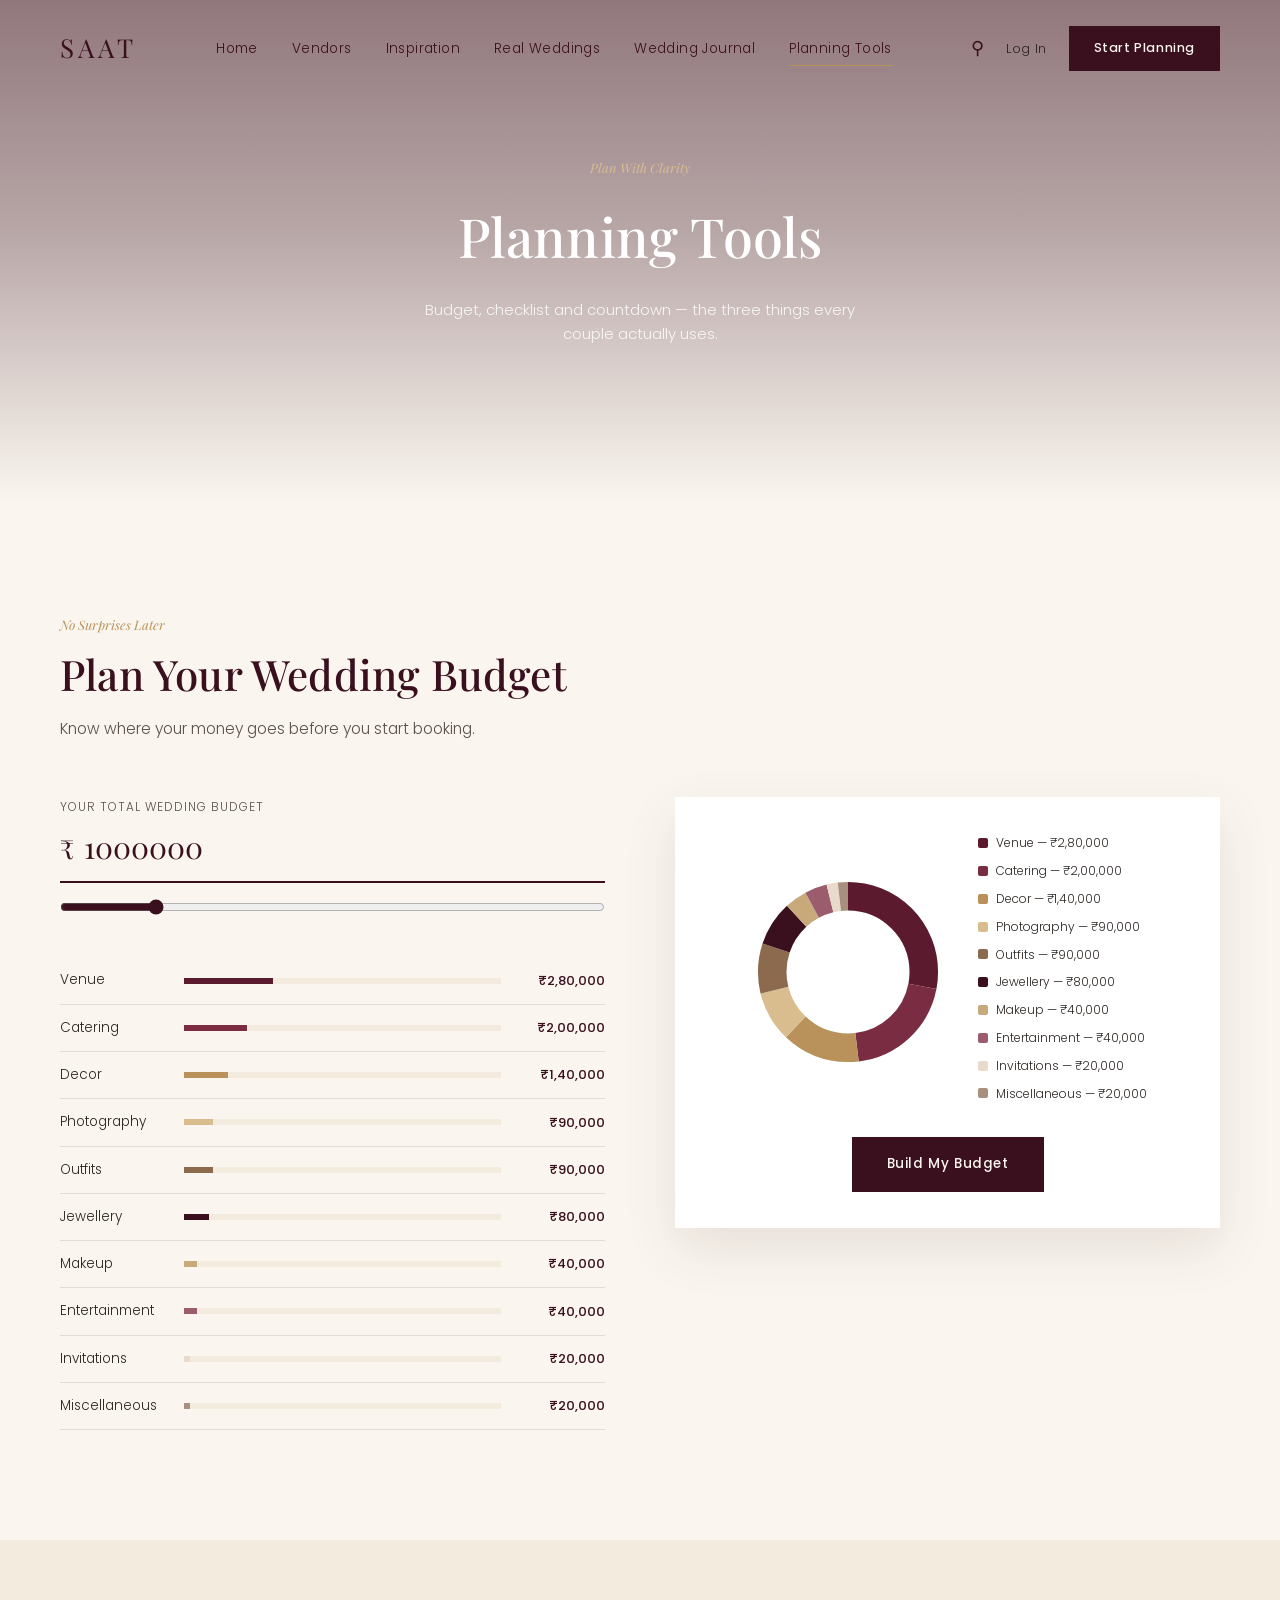
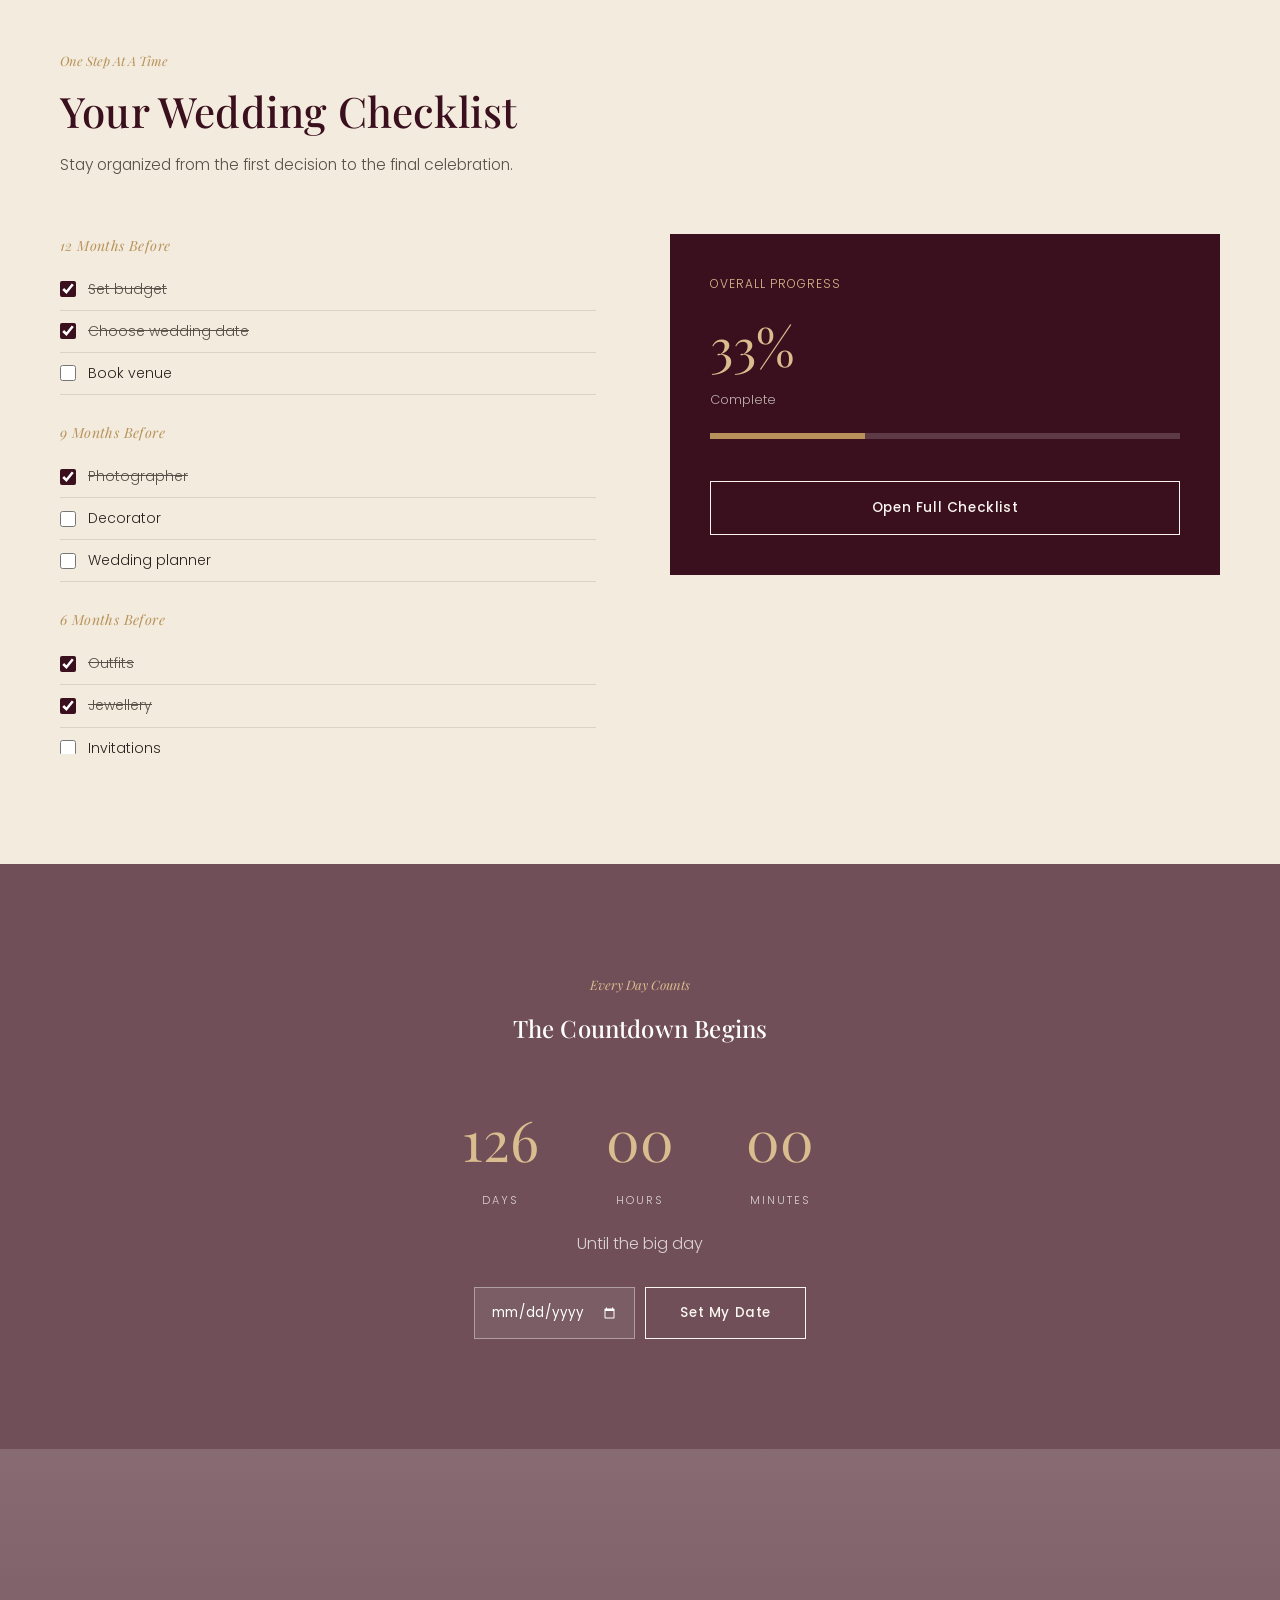
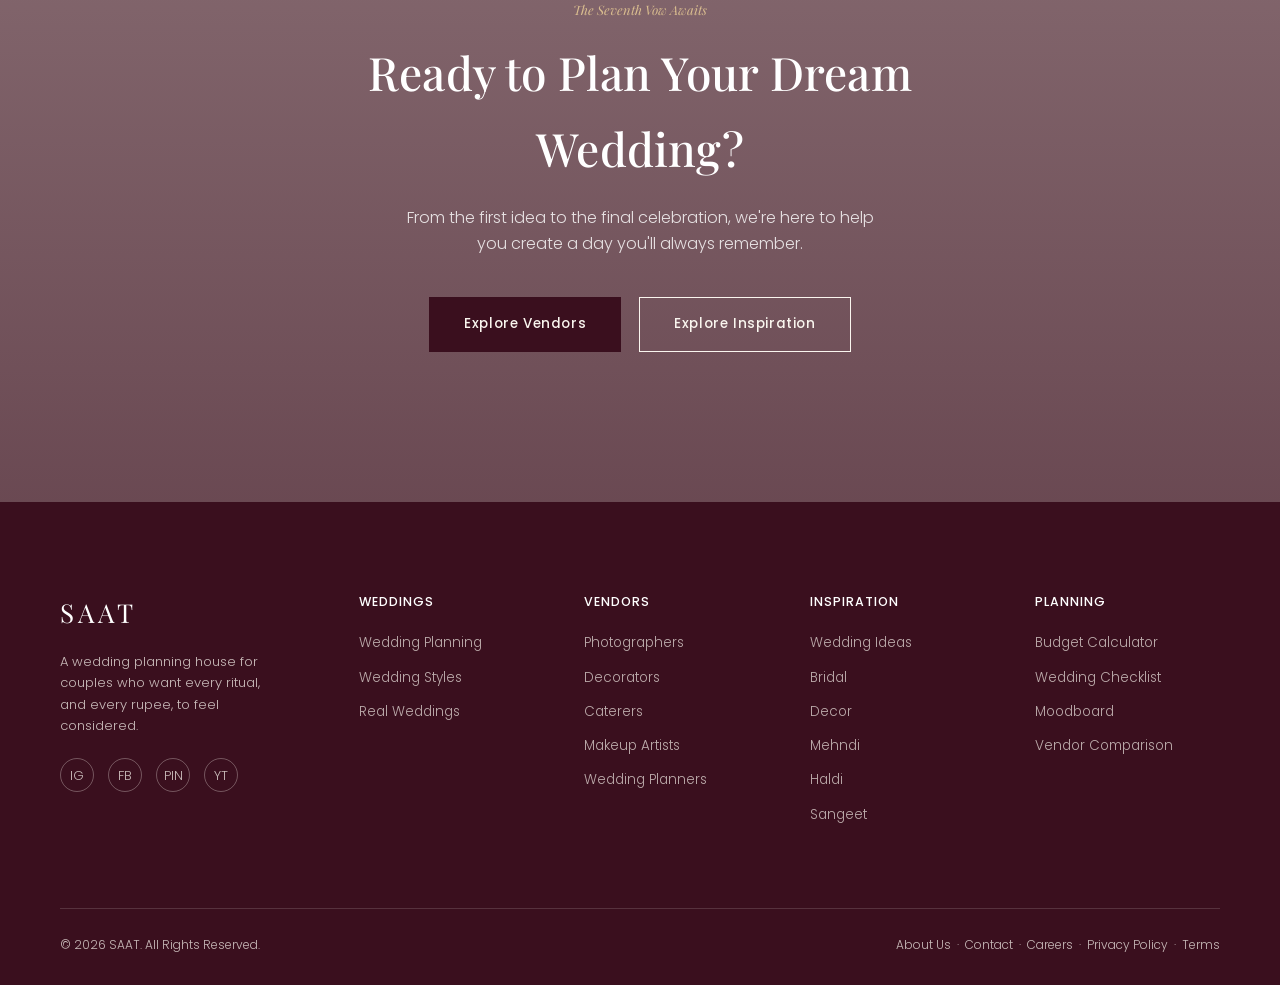
<file: planning-tools.html>
<!DOCTYPE html>
<html lang="en">
<head>
<meta charset="UTF-8">
<meta name="viewport" content="width=device-width, initial-scale=1.0">
<title>Planning Tools — SAAT</title>
<link rel="stylesheet" href="style.css">
</head>
<body>

<header id="siteHeader" data-dark="false">
  <div class="wrap">
    <a href="index.html" class="logo">SAAT</a>
    <nav class="mainnav">
      <div class="navitem"><a class="navlink" href="index.html">Home</a></div>
      <div class="navitem"><a class="navlink" href="vendors.html">Vendors</a>
        <div class="dropdown">
          <a href="vendors.html">Photographers</a><a href="vendors.html">Decorators</a><a href="vendors.html">Caterers</a>
          <a href="vendors.html">Makeup Artists</a><a href="vendors.html">Wedding Planners</a>
        </div>
      </div>
      <div class="navitem"><a class="navlink" href="inspiration.html">Inspiration</a>
        <div class="dropdown">
          <a href="inspiration.html">Bridal Looks</a><a href="inspiration.html">Decor</a><a href="inspiration.html">Mehndi &amp; Haldi</a>
          <a href="inspiration.html">Jewellery</a><a href="inspiration.html">Mandap Design</a>
        </div>
      </div>
      <div class="navitem"><a class="navlink" href="real-weddings.html">Real Weddings</a></div>
      <div class="navitem"><a class="navlink" href="journal.html">Wedding Journal</a></div>
      <div class="navitem"><a class="navlink current" href="planning-tools.html">Planning Tools</a>
        <div class="dropdown">
          <a href="#budget">Budget Calculator</a><a href="#checklist">Wedding Checklist</a>
          <a href="inspiration.html#moodboard">Moodboard</a><a href="vendors.html#compare">Compare Vendors</a>
        </div>
      </div>
    </nav>
    <div class="header-right">
      <span class="iconbtn">&#9906;</span>
      <a href="#" class="login-link">Log In</a>
      <a href="#" class="btn btn-solid btn-start">Start Planning</a>
      <button class="burger">&#9776;</button>
    </div>
  </div>
</header>

<div class="drawer" id="drawer">
  <span class="drawer-close">&times;</span>
  <a href="index.html">Home</a>
  <a href="vendors.html">Vendors</a>
  <a href="inspiration.html">Inspiration</a>
  <a href="real-weddings.html">Real Weddings</a>
  <a href="journal.html">Wedding Journal</a>
  <a href="planning-tools.html">Planning Tools</a>
  <a href="#" style="color:var(--wine);">Log In</a>
</div>

<div class="page-banner" style="background-image:url('https://images.unsplash.com/photo-1610548067022-8a1ee85d6c5a?q=80&w=1800&auto=format&fit=crop');">
  <div class="overlay"></div>
  <div class="page-banner-inner">
    <span class="kicker">Plan With Clarity</span>
    <h1>Planning Tools</h1>
    <p>Budget, checklist and countdown — the three things every couple actually uses.</p>
  </div>
</div>

<section id="budget">
  <div class="wrap">
    <div class="section-head reveal">
      <span class="kicker">No Surprises Later</span>
      <h2>Plan Your Wedding Budget</h2>
      <p>Know where your money goes before you start booking.</p>
    </div>
    <div class="budget-wrap reveal">
      <div>
        <div class="budget-total">
          <label>YOUR TOTAL WEDDING BUDGET</label>
          <div class="amount-row"><span>&#8377;</span><input type="number" id="budgetInput" value="1000000" min="100000" step="10000"></div>
          <input type="range" id="budgetSlider" min="200000" max="5000000" step="10000" value="1000000">
        </div>
        <div id="catRows"></div>
      </div>
      <div class="budget-chart-card">
        <div class="donut-wrap">
          <svg id="donut" width="200" height="200" viewBox="0 0 42 42" style="transform:rotate(-90deg);"></svg>
          <div class="legend" id="legend"></div>
        </div>
        <div style="text-align:center;margin-top:26px;"><a href="#" class="btn btn-solid">Build My Budget</a></div>
      </div>
    </div>
  </div>
</section>

<section id="checklist" style="background:var(--ivory-deep);">
  <div class="wrap">
    <div class="section-head reveal">
      <span class="kicker">One Step At A Time</span>
      <h2>Your Wedding Checklist</h2>
      <p>Stay organized from the first decision to the final celebration.</p>
    </div>
    <div class="checklist-wrap reveal">
      <div class="checklist-scroll">
        <div class="checklist-group">
          <div class="cg-title">12 Months Before</div>
          <div class="check-item done"><input type="checkbox" checked><label>Set budget</label></div>
          <div class="check-item done"><input type="checkbox" checked><label>Choose wedding date</label></div>
          <div class="check-item"><input type="checkbox"><label>Book venue</label></div>
        </div>
        <div class="checklist-group">
          <div class="cg-title">9 Months Before</div>
          <div class="check-item done"><input type="checkbox" checked><label>Photographer</label></div>
          <div class="check-item"><input type="checkbox"><label>Decorator</label></div>
          <div class="check-item"><input type="checkbox"><label>Wedding planner</label></div>
        </div>
        <div class="checklist-group">
          <div class="cg-title">6 Months Before</div>
          <div class="check-item done"><input type="checkbox" checked><label>Outfits</label></div>
          <div class="check-item done"><input type="checkbox" checked><label>Jewellery</label></div>
          <div class="check-item"><input type="checkbox"><label>Invitations</label></div>
        </div>
        <div class="checklist-group">
          <div class="cg-title">3 Months Before</div>
          <div class="check-item"><input type="checkbox"><label>Guest list</label></div>
          <div class="check-item"><input type="checkbox"><label>Makeup artist</label></div>
          <div class="check-item"><input type="checkbox"><label>Entertainment</label></div>
        </div>
        <div class="checklist-group">
          <div class="cg-title">1 Month Before</div>
          <div class="check-item"><input type="checkbox"><label>Vendor confirmations</label></div>
          <div class="check-item"><input type="checkbox"><label>Final payments</label></div>
          <div class="check-item"><input type="checkbox"><label>Wedding timeline</label></div>
        </div>
      </div>
      <div class="progress-card">
        <div style="font-size:12px;letter-spacing:1px;color:var(--gold-light);margin-bottom:10px;">OVERALL PROGRESS</div>
        <div class="progress-num" id="progressNum">68%</div>
        <div style="font-size:13px;color:rgba(250,246,239,0.7);">Complete</div>
        <div class="progress-track"><div class="progress-fill" id="progressFill"></div></div>
        <a href="#" class="btn btn-light" style="width:100%;justify-content:center;margin-top:20px;">Open Full Checklist</a>
      </div>
    </div>
  </div>
</section>

<section class="countdown">
  <div class="wrap">
    <span class="kicker" style="color:var(--gold-light);">Every Day Counts</span>
    <h2>The Countdown Begins</h2>
    <div class="cd-numbers">
      <div><div class="cdnum" id="cdDays">126</div><div class="cdlabel">DAYS</div></div>
      <div><div class="cdnum" id="cdHours">08</div><div class="cdlabel">HOURS</div></div>
      <div><div class="cdnum" id="cdMins">32</div><div class="cdlabel">MINUTES</div></div>
    </div>
    <p style="color:rgba(255,255,255,0.75);">Until the big day</p>
    <div class="cd-set">
      <input type="date" id="weddingDate">
      <button class="btn btn-light" onclick="setCountdown()">Set My Date</button>
    </div>
  </div>
</section>

<section class="final-cta">
  <div class="wrap">
    <span class="kicker" style="color:var(--gold-light);">The Seventh Vow Awaits</span>
    <h2>Ready to Plan Your Dream Wedding?</h2>
    <p>From the first idea to the final celebration, we're here to help you create a day you'll always remember.</p>
    <div class="final-btns">
      <a href="vendors.html" class="btn btn-solid">Explore Vendors</a>
      <a href="inspiration.html" class="btn btn-light">Explore Inspiration</a>
    </div>
  </div>
</section>

<footer>
  <div class="wrap">
    <div class="footer-top">
      <div class="footer-brand">
        <div class="logo">SAAT</div>
        <p>A wedding planning house for couples who want every ritual, and every rupee, to feel considered.</p>
        <div class="fsocial">
          <a href="#">IG</a><a href="#">FB</a><a href="#">PIN</a><a href="#">YT</a>
        </div>
      </div>
      <div class="fcol"><h5>WEDDINGS</h5><a href="planning-tools.html">Wedding Planning</a><a href="inspiration.html">Wedding Styles</a><a href="real-weddings.html">Real Weddings</a></div>
      <div class="fcol"><h5>VENDORS</h5><a href="vendors.html">Photographers</a><a href="vendors.html">Decorators</a><a href="vendors.html">Caterers</a><a href="vendors.html">Makeup Artists</a><a href="vendors.html">Wedding Planners</a></div>
      <div class="fcol"><h5>INSPIRATION</h5><a href="inspiration.html">Wedding Ideas</a><a href="inspiration.html">Bridal</a><a href="inspiration.html">Decor</a><a href="inspiration.html">Mehndi</a><a href="inspiration.html">Haldi</a><a href="inspiration.html">Sangeet</a></div>
      <div class="fcol"><h5>PLANNING</h5><a href="#budget">Budget Calculator</a><a href="#checklist">Wedding Checklist</a><a href="inspiration.html#moodboard">Moodboard</a><a href="vendors.html#compare">Vendor Comparison</a></div>
    </div>
    <div class="footer-bottom">
      <span>&copy; 2026 SAAT. All Rights Reserved.</span>
      <span>About Us &nbsp;&middot;&nbsp; Contact &nbsp;&middot;&nbsp; Careers &nbsp;&middot;&nbsp; Privacy Policy &nbsp;&middot;&nbsp; Terms</span>
    </div>
  </div>
</footer>

<script src="script.js"></script>
</body>
</html>
</file>
<file: style.css>
@import url('https://fonts.googleapis.com/css2?family=Playfair+Display:ital,wght@0,400;0,500;0,600;0,700;1,500&family=Poppins:wght@300;400;500;600&display=swap');

:root{
  --ivory:#FAF6EF;
  --ivory-deep:#F3EBDD;
  --wine:#5C1A2E;
  --wine-dark:#3A0F1E;
  --wine-soft:#7A2C42;
  --gold:#B8925A;
  --gold-light:#D9BD8F;
  --charcoal:#2A2420;
  --charcoal-soft:#5A5049;
  --blush:#E9DACB;
  --line:rgba(42,36,32,0.12);
  --shadow:0 20px 50px rgba(58,15,30,0.10);
}
*{margin:0;padding:0;box-sizing:border-box;}
html{scroll-behavior:smooth;}
body{
  background:var(--ivory);
  color:var(--charcoal);
  font-family:'Poppins',sans-serif;
  font-weight:300;
  line-height:1.65;
  overflow-x:hidden;
}
h1,h2,h3,h4,.serif{
  font-family:'Playfair Display',serif;
  font-weight:500;
  color:var(--wine-dark);
  letter-spacing:0.2px;
}
a{text-decoration:none;color:inherit;}
img{display:block;max-width:100%;}
ul{list-style:none;}
button{font-family:inherit;cursor:pointer;border:none;background:none;}
.wrap{max-width:1240px;margin:0 auto;padding:0 40px;}
@media(max-width:640px){.wrap{padding:0 22px;}}

/* buttons */
.btn{
  display:inline-flex;align-items:center;gap:10px;
  padding:15px 34px;
  font-size:13.5px;letter-spacing:0.6px;
  border:1px solid var(--wine-dark);
  color:var(--wine-dark);
  transition:all .35s ease;
  font-weight:500;
}
.btn-solid{background:var(--wine-dark);color:var(--ivory);}
.btn-solid:hover{background:var(--wine-soft);border-color:var(--wine-soft);}
.btn-ghost:hover{background:var(--wine-dark);color:var(--ivory);}
.btn-light{border-color:var(--ivory);color:var(--ivory);}
.btn-light:hover{background:var(--ivory);color:var(--wine-dark);}

.kicker{
  font-size:13px;color:var(--gold);
  font-family:'Playfair Display',serif;
  font-style:italic;
  margin-bottom:14px;
  display:block;
}
.section-head{max-width:620px;margin-bottom:56px;}
.section-head h2{font-size:clamp(28px,4vw,42px);line-height:1.2;margin-bottom:16px;}
.section-head p{color:var(--charcoal-soft);font-size:15.5px;max-width:480px;}
section{padding:110px 0;position:relative;}
@media(max-width:768px){section{padding:70px 0;}}

/* reveal on scroll */
.reveal{opacity:0;transform:translateY(26px);transition:opacity .9s ease, transform .9s ease;}
.reveal.in{opacity:1;transform:translateY(0);}

/* ===== HEADER ===== */
header{
  position:fixed;top:0;left:0;right:0;z-index:200;
  background:rgba(250,246,239,0);
  transition:background .4s ease, box-shadow .4s ease, padding .4s ease;
  padding:26px 0;
}
header.scrolled{background:rgba(250,246,239,0.97);box-shadow:0 4px 24px rgba(0,0,0,0.06);padding:16px 0;backdrop-filter:blur(6px);}
header .wrap{display:flex;align-items:center;justify-content:space-between;}
.logo{font-family:'Playfair Display',serif;font-size:26px;letter-spacing:4px;color:var(--wine-dark);}
header.on-dark .logo, header.on-dark .navlink, header.on-dark .iconbtn{color:var(--ivory);}
header.on-dark.scrolled .logo, header.on-dark.scrolled .navlink, header.on-dark.scrolled .iconbtn{color:var(--wine-dark);}
header:not(.on-dark) .logo, header:not(.on-dark) .navlink, header:not(.on-dark) .iconbtn{color:var(--wine-dark);}
nav.mainnav{display:flex;gap:34px;}
.navlink{position:relative;font-size:13.5px;letter-spacing:0.4px;color:var(--charcoal);padding:8px 0;}
.navlink::after{content:'';position:absolute;left:0;bottom:0;width:0;height:1px;background:var(--gold);transition:width .3s ease;}
.navlink:hover::after,.navlink.current::after{width:100%;}
.navitem{position:relative;}
.dropdown{
  position:absolute;top:130%;left:50%;transform:translateX(-50%);
  background:var(--ivory);box-shadow:var(--shadow);min-width:210px;
  padding:18px 0;opacity:0;visibility:hidden;transition:all .25s ease;
  border-top:2px solid var(--gold);
}
.navitem:hover .dropdown{opacity:1;visibility:visible;top:120%;}
.dropdown a{display:block;padding:10px 24px;font-size:13px;color:var(--charcoal-soft);transition:.2s;}
.dropdown a:hover{color:var(--wine);background:var(--ivory-deep);}
.header-right{display:flex;align-items:center;gap:22px;}
.iconbtn{font-size:18px;color:var(--charcoal);}
.login-link{font-size:13px;letter-spacing:0.4px;}
.btn-start{padding:11px 24px;font-size:12.5px;}
.burger{display:none;font-size:22px;background:none;color:inherit;}
@media(max-width:980px){
  nav.mainnav,.login-link{display:none;}
  .burger{display:block;}
}

/* mobile drawer */
.drawer{position:fixed;top:0;right:-100%;width:80%;max-width:340px;height:100vh;background:var(--ivory);z-index:300;transition:right .4s ease;box-shadow:-10px 0 30px rgba(0,0,0,0.15);padding:30px;}
.drawer.open{right:0;}
.drawer a{display:block;padding:14px 0;font-size:15px;border-bottom:1px solid var(--line);font-family:'Playfair Display',serif;}
.drawer-close{font-size:24px;margin-bottom:20px;display:block;}

/* ===== PAGE BANNER (for interior pages) ===== */
.page-banner{
  height:56vh;min-height:380px;position:relative;
  display:flex;align-items:center;justify-content:center;text-align:center;
  background-size:cover;background-position:center;
}
.page-banner .overlay{position:absolute;inset:0;background:linear-gradient(180deg,rgba(58,15,30,0.55) 0%, rgba(58,15,30,0.35) 45%, rgba(250,246,239,0.97) 100%);}
.page-banner-inner{position:relative;z-index:2;max-width:640px;padding:0 24px;}
.page-banner-inner .kicker{color:var(--gold-light);}
.page-banner-inner h1{color:#fff;font-size:clamp(32px,5.2vw,54px);}
.page-banner-inner p{color:rgba(255,255,255,0.85);font-size:15px;max-width:440px;margin:16px auto 0;}
.crumbs{position:relative;z-index:2;margin-top:22px;font-size:12px;letter-spacing:0.5px;color:rgba(255,255,255,0.75);}
.crumbs a{color:var(--gold-light);}

/* ===== HERO (home page) ===== */
.hero{
  height:100vh;min-height:680px;position:relative;
  display:flex;align-items:center;justify-content:center;
  background:linear-gradient(180deg,rgba(58,15,30,0.55) 0%, rgba(58,15,30,0.35) 45%, rgba(250,246,239,0.96) 100%),
    url('https://images.unsplash.com/photo-1583939003579-730e3918a45a?q=80&w=1800&auto=format&fit=crop') center/cover no-repeat;
  text-align:center;
}
.hero-inner{max-width:760px;padding:0 24px;margin-top:-40px;}
.hero-inner .kicker{color:var(--gold-light);}
.hero-inner h1{
  color:#fff;font-size:clamp(38px,6.4vw,68px);line-height:1.12;
  font-weight:600;
}
.hero-inner .lede{color:#fff;font-size:15.5px;letter-spacing:2px;margin:18px 0 10px;font-family:'Playfair Display',serif;font-style:italic;}
.hero-inner .sub{color:rgba(255,255,255,0.85);font-size:15px;max-width:440px;margin:0 auto 40px;}

.search-card{
  max-width:920px;margin:0 auto;background:#fff;box-shadow:0 30px 60px rgba(0,0,0,0.25);
  display:flex;align-items:stretch;position:relative;z-index:5;border-top:3px solid var(--gold);
}
.search-field{flex:1;padding:20px 26px;border-right:1px solid var(--line);text-align:left;}
.search-field label{display:block;font-size:11px;letter-spacing:1px;color:var(--charcoal-soft);margin-bottom:6px;}
.search-field select,.search-field input{width:100%;border:none;font-family:'Playfair Display',serif;font-size:16px;color:var(--wine-dark);background:none;}
.search-field select:focus,.search-field input:focus{outline:none;}
.search-go{background:var(--wine-dark);color:#fff;padding:0 40px;font-size:13px;letter-spacing:1px;display:flex;align-items:center;justify-content:center;transition:.3s;white-space:nowrap;}
.search-go:hover{background:var(--wine-soft);}
@media(max-width:768px){.search-card{flex-direction:column;}.search-field{border-right:none;border-bottom:1px solid var(--line);}.search-go{padding:18px;}}

.scroll-hint{position:absolute;bottom:32px;left:50%;transform:translateX(-50%);color:#fff;font-size:11px;letter-spacing:2px;display:flex;flex-direction:column;align-items:center;gap:10px;z-index:5;}
.scroll-hint .line{width:1px;height:38px;background:rgba(255,255,255,0.6);animation:scrollLine 2s infinite;}
@keyframes scrollLine{0%{transform:scaleY(0);transform-origin:top;}50%{transform:scaleY(1);transform-origin:top;}51%{transform-origin:bottom;}100%{transform:scaleY(0);transform-origin:bottom;}}

/* ===== STYLE CARDS ===== */
.style-grid{display:grid;grid-template-columns:repeat(5,1fr);gap:2px;background:var(--line);}
.style-card{position:relative;height:460px;overflow:hidden;background:var(--wine-dark);}
.style-card img{width:100%;height:100%;object-fit:cover;transition:transform .8s ease, opacity .4s ease;opacity:0.75;}
.style-card:hover img{transform:scale(1.08);opacity:0.55;}
.style-card .sc-inner{position:absolute;inset:0;display:flex;flex-direction:column;justify-content:flex-end;padding:26px 22px;color:#fff;}
.style-card .num{font-family:'Playfair Display',serif;font-size:13px;color:var(--gold-light);margin-bottom:auto;}
.style-card h3{color:#fff;font-size:20px;margin-bottom:8px;}
.style-card p{font-size:12.5px;color:rgba(255,255,255,0.78);max-height:0;overflow:hidden;transition:max-height .4s ease, margin .4s ease;}
.style-card:hover p{max-height:60px;margin-bottom:12px;}
.style-card .explore{font-size:12px;letter-spacing:0.5px;color:var(--gold-light);opacity:0;transform:translateY(6px);transition:.35s;border-bottom:1px solid var(--gold-light);width:fit-content;}
.style-card:hover .explore{opacity:1;transform:translateY(0);}
@media(max-width:980px){.style-grid{grid-template-columns:repeat(3,1fr);}}
@media(max-width:640px){.style-grid{grid-template-columns:repeat(2,1fr);}.style-card{height:320px;}}

/* ===== JOURNEY TIMELINE ===== */
.journey{background:var(--wine-dark);color:var(--ivory);}
.journey .section-head h2{color:#fff;}
.journey .section-head p{color:rgba(250,246,239,0.7);}
.journey .kicker{color:var(--gold-light);}
.timeline{display:flex;justify-content:space-between;position:relative;margin-top:20px;}
.timeline::before{content:'';position:absolute;top:26px;left:0;right:0;height:1px;background:rgba(250,246,239,0.25);}
.tstep{flex:1;text-align:center;position:relative;padding:0 10px;}
.tstep .dot{width:52px;height:52px;border-radius:50%;background:var(--wine-dark);border:1px solid var(--gold);display:flex;align-items:center;justify-content:center;margin:0 auto 22px;font-family:'Playfair Display',serif;color:var(--gold-light);position:relative;z-index:2;transition:.35s;}
.tstep:hover .dot{background:var(--gold);color:var(--wine-dark);}
.tstep h4{color:#fff;font-size:15.5px;margin-bottom:8px;font-weight:500;}
.tstep p{font-size:12.5px;color:rgba(250,246,239,0.6);max-width:150px;margin:0 auto;}
@media(max-width:860px){.timeline{flex-direction:column;gap:34px;}.timeline::before{display:none;}}
.journey-cta{text-align:center;margin-top:56px;}

/* ===== VENDOR CARDS ===== */
.vendor-scroller{display:grid;grid-template-columns:repeat(4,1fr);gap:28px;}
.vendor-grid-full{display:grid;grid-template-columns:repeat(3,1fr);gap:28px;}
@media(max-width:980px){.vendor-scroller,.vendor-grid-full{grid-template-columns:repeat(2,1fr);}}
@media(max-width:600px){.vendor-scroller,.vendor-grid-full{grid-template-columns:1fr;}}
.vcard{background:#fff;box-shadow:var(--shadow);transition:transform .35s ease, box-shadow .35s ease;}
.vcard:hover{transform:translateY(-8px);box-shadow:0 30px 60px rgba(58,15,30,0.16);}
.vcard .vimg{height:220px;overflow:hidden;position:relative;}
.vcard .vimg img{width:100%;height:100%;object-fit:cover;transition:transform .6s ease;}
.vcard:hover .vimg img{transform:scale(1.07);}
.vcard .heart{position:absolute;top:14px;right:14px;width:34px;height:34px;background:rgba(255,255,255,0.9);border-radius:50%;display:flex;align-items:center;justify-content:center;font-size:15px;color:var(--wine);transition:.2s;}
.vcard .heart:hover{background:var(--wine);color:#fff;}
.vcard .vbody{padding:22px;}
.vcard .vtag{font-size:11px;letter-spacing:0.8px;color:var(--gold);margin-bottom:6px;}
.vcard h4{font-size:18px;margin-bottom:4px;}
.vcard .vmeta{display:flex;justify-content:space-between;font-size:12px;color:var(--charcoal-soft);margin-bottom:10px;}
.vcard .stars{color:var(--gold);}
.vcard .vdesc{font-size:13px;color:var(--charcoal-soft);margin-bottom:16px;min-height:38px;}
.vcard .vprice{font-family:'Playfair Display',serif;color:var(--wine-dark);font-size:15px;margin-bottom:16px;}
.vcard .vprice span{font-size:11px;color:var(--charcoal-soft);font-family:'Poppins',sans-serif;}
.vcard .vbtns{display:flex;gap:10px;}
.vcard .vbtns .btn{flex:1;justify-content:center;padding:11px 10px;font-size:11.5px;}
.viewall{text-align:center;margin-top:52px;}

.filter-bar{display:flex;gap:12px;flex-wrap:wrap;margin-bottom:44px;}
.filter-bar .chip{padding:10px 20px;border:1px solid var(--line);font-size:12.5px;background:#fff;transition:.2s;}
.filter-bar .chip.active{border-color:var(--wine-dark);background:var(--wine-dark);color:#fff;}

/* ===== BUDGET CALCULATOR ===== */
.budget-wrap{display:grid;grid-template-columns:1fr 1fr;gap:70px;align-items:start;}
@media(max-width:900px){.budget-wrap{grid-template-columns:1fr;}}
.budget-total{margin-bottom:34px;}
.budget-total label{display:block;font-size:12px;letter-spacing:1px;color:var(--charcoal-soft);margin-bottom:10px;}
.budget-total .amount-row{display:flex;align-items:baseline;gap:10px;border-bottom:2px solid var(--wine-dark);padding-bottom:10px;}
.budget-total .amount-row span{font-family:'Playfair Display',serif;font-size:26px;color:var(--wine-dark);}
.budget-total input[type=number]{border:none;background:none;font-family:'Playfair Display',serif;font-size:30px;color:var(--wine-dark);width:100%;}
.budget-total input[type=number]:focus{outline:none;}
.budget-total input[type=range]{width:100%;accent-color:var(--wine-dark);margin-top:16px;}
.cat-row{display:grid;grid-template-columns:110px 1fr 90px;align-items:center;gap:14px;padding:12px 0;border-bottom:1px solid var(--line);}
.cat-row .cname{font-size:13.5px;}
.cat-row .cbar-track{height:6px;background:var(--ivory-deep);position:relative;}
.cat-row .cbar-fill{position:absolute;left:0;top:0;bottom:0;background:var(--gold);}
.cat-row .camt{text-align:right;font-size:13px;color:var(--wine-dark);font-weight:500;}
.budget-chart-card{background:#fff;box-shadow:var(--shadow);padding:36px;}
.donut-wrap{display:flex;align-items:center;gap:30px;flex-wrap:wrap;justify-content:center;}
.legend{font-size:12px;}
.legend div{display:flex;align-items:center;gap:8px;margin-bottom:8px;}
.legend .sw{width:10px;height:10px;border-radius:2px;}

/* ===== REAL WEDDINGS ===== */
.stories{display:grid;grid-template-columns:1.3fr 1fr;gap:2px;background:var(--line);}
.story-main{position:relative;min-height:520px;overflow:hidden;}
.story-main img{width:100%;height:100%;object-fit:cover;position:absolute;inset:0;transition:transform .8s ease;}
.story-main:hover img{transform:scale(1.05);}
.story-main .overlay{position:absolute;inset:0;background:linear-gradient(0deg,rgba(58,15,30,0.85) 0%, rgba(58,15,30,0) 55%);display:flex;flex-direction:column;justify-content:flex-end;padding:40px;color:#fff;}
.story-main .stag{font-size:11px;letter-spacing:1.5px;color:var(--gold-light);margin-bottom:10px;}
.story-main h3{color:#fff;font-size:28px;margin-bottom:6px;}
.story-main .sloc{font-size:13px;color:rgba(255,255,255,0.8);margin-bottom:14px;}
.story-side{display:flex;flex-direction:column;gap:2px;}
.story-mini{position:relative;flex:1;min-height:255px;overflow:hidden;}
.story-mini img{width:100%;height:100%;object-fit:cover;position:absolute;inset:0;transition:transform .8s ease;}
.story-mini:hover img{transform:scale(1.05);}
.story-mini .overlay{position:absolute;inset:0;background:linear-gradient(0deg,rgba(58,15,30,0.82) 0%, rgba(58,15,30,0) 60%);display:flex;flex-direction:column;justify-content:flex-end;padding:24px;color:#fff;}
.story-mini h4{color:#fff;font-size:18px;}
.story-mini .sloc{font-size:12px;color:rgba(255,255,255,0.78);}
@media(max-width:860px){.stories{grid-template-columns:1fr;}.story-main{min-height:340px;}}

.story-grid-full{display:grid;grid-template-columns:repeat(2,1fr);gap:28px;}
@media(max-width:768px){.story-grid-full{grid-template-columns:1fr;}}
.story-card{position:relative;height:380px;overflow:hidden;}
.story-card img{width:100%;height:100%;object-fit:cover;position:absolute;inset:0;transition:transform .7s ease;}
.story-card:hover img{transform:scale(1.06);}
.story-card .overlay{position:absolute;inset:0;background:linear-gradient(0deg,rgba(58,15,30,0.85) 0%, rgba(58,15,30,0) 55%);display:flex;flex-direction:column;justify-content:flex-end;padding:28px;color:#fff;}
.story-card .stag{font-size:11px;letter-spacing:1.5px;color:var(--gold-light);margin-bottom:8px;}
.story-card h3{color:#fff;font-size:22px;margin-bottom:4px;}
.story-card .sloc{font-size:12.5px;color:rgba(255,255,255,0.8);}

/* ===== INSPIRATION MASONRY ===== */
.masonry{columns:5 220px;column-gap:14px;}
.masonry .mitem{break-inside:avoid;margin-bottom:14px;position:relative;overflow:hidden;}
.masonry .mitem img{width:100%;display:block;transition:transform .6s ease;}
.masonry .mitem:hover img{transform:scale(1.06);}
.masonry .mitem .mlabel{position:absolute;bottom:10px;left:10px;background:rgba(250,246,239,0.92);color:var(--wine-dark);font-size:11px;letter-spacing:0.4px;padding:6px 12px;}
.explore-all{text-align:center;margin-top:44px;}

/* ===== MOODBOARD ===== */
.moodboard-section{background:var(--blush);}
.mb-wrap{display:grid;grid-template-columns:0.9fr 1.1fr;gap:60px;align-items:center;}
@media(max-width:900px){.mb-wrap{grid-template-columns:1fr;}}
.mb-grid{display:grid;grid-template-columns:repeat(3,1fr);gap:10px;}
.mb-tile{position:relative;overflow:hidden;aspect-ratio:1/1;box-shadow:0 10px 24px rgba(58,15,30,0.12);}
.mb-tile img{width:100%;height:100%;object-fit:cover;}
.mb-tile .mb-heart{position:absolute;top:8px;right:8px;width:26px;height:26px;background:rgba(255,255,255,0.85);border-radius:50%;display:flex;align-items:center;justify-content:center;font-size:12px;color:var(--wine);transition:.2s;}
.mb-tile.saved .mb-heart{background:var(--wine);color:#fff;}
.mb-tile:nth-child(2){grid-column:span 2;}

/* ===== CHECKLIST ===== */
.checklist-wrap{display:grid;grid-template-columns:1fr 1fr;gap:60px;}
@media(max-width:900px){.checklist-wrap{grid-template-columns:1fr;}}
.progress-card{background:var(--wine-dark);color:#fff;padding:40px;height:fit-content;}
.progress-num{font-family:'Playfair Display',serif;font-size:52px;color:var(--gold-light);}
.progress-track{height:6px;background:rgba(255,255,255,0.18);margin:22px 0;position:relative;}
.progress-fill{position:absolute;left:0;top:0;bottom:0;background:var(--gold);width:68%;transition:width .6s ease;}
.checklist-group{margin-bottom:26px;}
.checklist-group .cg-title{font-size:14px;letter-spacing:0.4px;color:var(--gold);margin-bottom:12px;font-family:'Playfair Display',serif;font-style:italic;}
.check-item{display:flex;align-items:center;gap:12px;padding:9px 0;border-bottom:1px solid var(--line);font-size:14px;}
.check-item input{width:16px;height:16px;accent-color:var(--wine-dark);}
.check-item.done label{text-decoration:line-through;color:var(--charcoal-soft);}
.checklist-scroll{max-height:520px;overflow-y:auto;padding-right:14px;}
.checklist-scroll::-webkit-scrollbar{width:5px;}
.checklist-scroll::-webkit-scrollbar-thumb{background:var(--blush);}

/* ===== COUNTDOWN ===== */
.countdown{
  background:linear-gradient(rgba(58,15,30,0.72),rgba(58,15,30,0.72)),url('https://images.unsplash.com/photo-1610548067022-8a1ee85d6c5a?q=80&w=1800&auto=format&fit=crop') center/cover fixed;
  color:#fff;text-align:center;
}
.countdown h2{color:#fff;}
.cd-numbers{display:flex;justify-content:center;gap:50px;margin:44px 0 22px;flex-wrap:wrap;}
.cd-numbers div{min-width:90px;}
.cd-numbers .cdnum{font-family:'Playfair Display',serif;font-size:56px;color:var(--gold-light);}
.cd-numbers .cdlabel{font-size:11px;letter-spacing:2px;color:rgba(255,255,255,0.75);margin-top:6px;}
.cd-set{display:flex;gap:10px;justify-content:center;margin-top:30px;flex-wrap:wrap;}
.cd-set input{padding:12px 16px;border:1px solid rgba(255,255,255,0.4);background:rgba(255,255,255,0.08);color:#fff;font-family:'Poppins',sans-serif;}
.cd-set input::-webkit-calendar-picker-indicator{filter:invert(1);}

/* ===== JOURNAL ===== */
.journal-cats{display:flex;gap:26px;margin-bottom:44px;flex-wrap:wrap;}
.journal-cats span{font-size:12.5px;letter-spacing:0.5px;color:var(--charcoal-soft);padding-bottom:6px;border-bottom:2px solid transparent;cursor:pointer;transition:.2s;}
.journal-cats span.active,.journal-cats span:hover{color:var(--wine-dark);border-color:var(--gold);}
.journal-grid{display:grid;grid-template-columns:repeat(3,1fr);gap:34px;}
@media(max-width:900px){.journal-grid{grid-template-columns:repeat(2,1fr);}}
@media(max-width:600px){.journal-grid{grid-template-columns:1fr;}}
.jcard .jimg{height:210px;overflow:hidden;margin-bottom:18px;}
.jcard .jimg img{width:100%;height:100%;object-fit:cover;transition:transform .5s ease;}
.jcard:hover .jimg img{transform:scale(1.06);}
.jcard .jmeta{font-size:11.5px;color:var(--gold);letter-spacing:0.5px;margin-bottom:10px;}
.jcard h4{font-size:19px;margin-bottom:10px;line-height:1.35;}
.jcard p{font-size:13.5px;color:var(--charcoal-soft);margin-bottom:14px;}
.jcard .jread{font-size:12px;letter-spacing:0.5px;border-bottom:1px solid var(--wine-dark);padding-bottom:2px;}

/* ===== COMPARE ===== */
.compare-table{width:100%;border-collapse:collapse;background:#fff;box-shadow:var(--shadow);}
.compare-table th,.compare-table td{padding:18px 20px;text-align:left;border-bottom:1px solid var(--line);font-size:13.5px;}
.compare-table th{font-family:'Playfair Display',serif;font-size:16px;font-weight:500;color:var(--wine-dark);}
.compare-table td:first-child,.compare-table th:first-child{color:var(--charcoal-soft);font-size:12px;letter-spacing:0.4px;width:150px;}
.compare-table tr:last-child td{border-bottom:none;}
.compare-select{margin-bottom:24px;display:flex;gap:14px;flex-wrap:wrap;}
.chip{padding:9px 18px;border:1px solid var(--line);font-size:12.5px;background:#fff;transition:.2s;}
.chip.active{border-color:var(--wine-dark);background:var(--wine-dark);color:#fff;}
.compare-cta{margin-top:30px;text-align:right;}
.table-scroll{overflow-x:auto;}

/* ===== WHY CHOOSE US ===== */
.why-grid{display:grid;grid-template-columns:repeat(5,1fr);gap:1px;background:var(--line);}
.why-item{background:var(--ivory);padding:40px 26px;text-align:left;}
.why-item .wicon{width:42px;height:42px;margin-bottom:22px;color:var(--wine);}
.why-item h4{font-size:16.5px;margin-bottom:10px;}
.why-item p{font-size:13px;color:var(--charcoal-soft);}
@media(max-width:980px){.why-grid{grid-template-columns:repeat(2,1fr);}}
@media(max-width:600px){.why-grid{grid-template-columns:1fr;}}

/* ===== FINAL CTA ===== */
.final-cta{
  background:linear-gradient(rgba(58,15,30,0.6),rgba(58,15,30,0.75)),url('https://images.unsplash.com/photo-1606216794074-735e91aa2c92?q=80&w=1800&auto=format&fit=crop') center/cover;
  color:#fff;text-align:center;padding:150px 0;
}
.final-cta h2{color:#fff;font-size:clamp(30px,5vw,46px);max-width:640px;margin:0 auto 18px;}
.final-cta p{color:rgba(255,255,255,0.82);max-width:480px;margin:0 auto 40px;}
.final-btns{display:flex;gap:18px;justify-content:center;flex-wrap:wrap;}

/* ===== FOOTER ===== */
footer{background:var(--wine-dark);color:rgba(250,246,239,0.75);padding:90px 0 30px;}
.footer-top{display:grid;grid-template-columns:1.4fr repeat(4,1fr);gap:40px;margin-bottom:70px;}
@media(max-width:900px){.footer-top{grid-template-columns:repeat(2,1fr);}}
@media(max-width:560px){.footer-top{grid-template-columns:1fr;}}
.footer-brand .logo{color:#fff;margin-bottom:16px;}
.footer-brand p{font-size:13px;max-width:220px;margin-bottom:22px;}
.fsocial{display:flex;gap:14px;}
.fsocial a{width:34px;height:34px;border:1px solid rgba(250,246,239,0.3);border-radius:50%;display:flex;align-items:center;justify-content:center;font-size:13px;transition:.2s;}
.fsocial a:hover{background:var(--gold);border-color:var(--gold);color:var(--wine-dark);}
.fcol h5{color:#fff;font-size:12.5px;letter-spacing:1px;margin-bottom:20px;font-family:'Poppins',sans-serif;font-weight:500;}
.fcol a{display:block;font-size:13.5px;margin-bottom:12px;color:rgba(250,246,239,0.68);transition:.2s;}
.fcol a:hover{color:var(--gold-light);}
.footer-bottom{border-top:1px solid rgba(250,246,239,0.15);padding-top:26px;display:flex;justify-content:space-between;font-size:12px;flex-wrap:wrap;gap:10px;}

::selection{background:var(--gold);color:#fff;}
</file>
